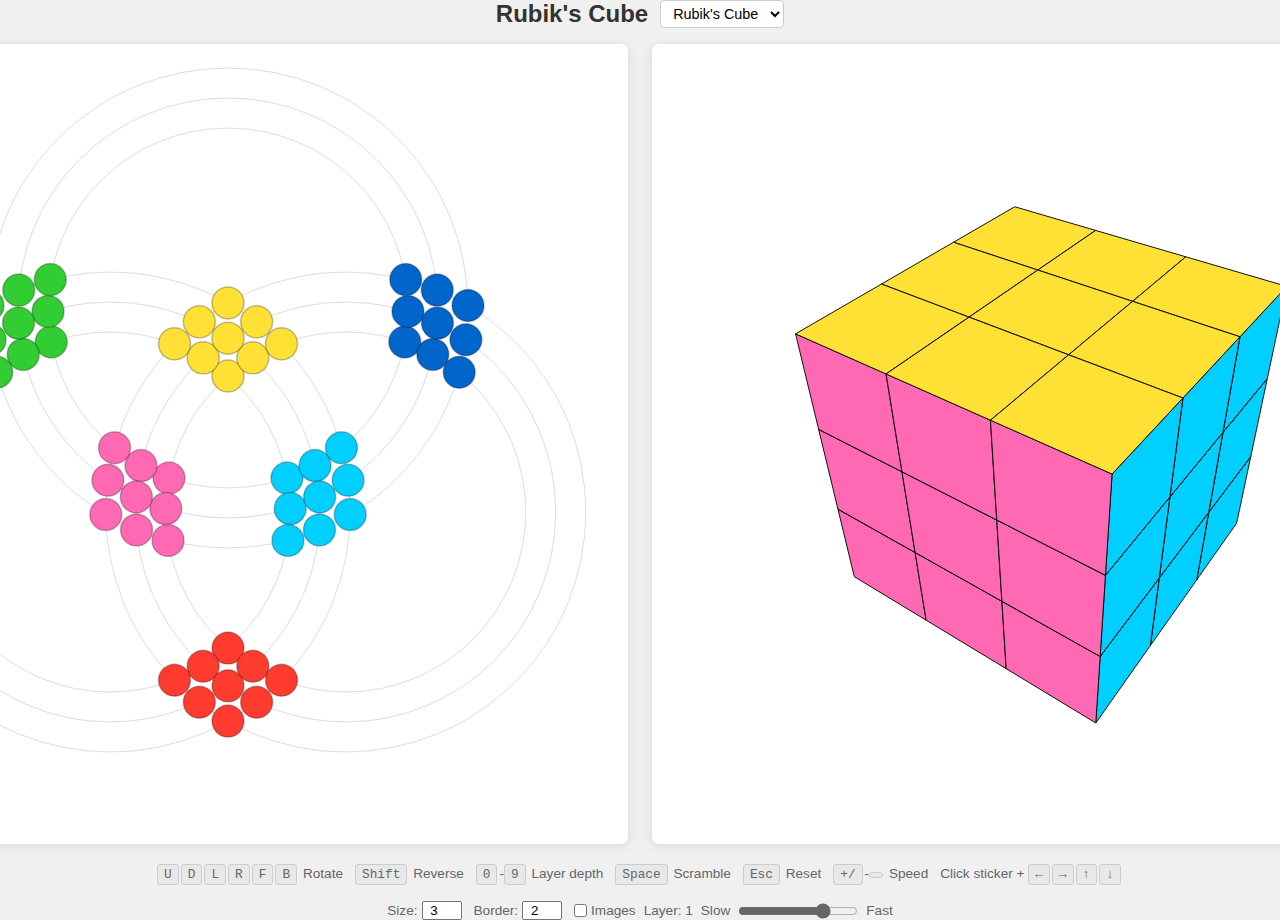
<file: index.html>
<!DOCTYPE html>
<html lang="en">
<head>
    <meta charset="UTF-8">
    <meta name="viewport" content="width=device-width, initial-scale=1.0">
    <title>Puzzle Visualizer</title>
    <link rel="stylesheet" href="css/styles.css">
</head>
<body>
    <div class="container">
        <div class="title-row">
            <h1 id="puzzle-title">Rubik's Cube</h1>
            <select id="puzzle-select" aria-label="Select puzzle"></select>
        </div>
        <div class="canvases">
            <div class="panel">
                <canvas id="trefoil" width="800" height="800"></canvas>
            </div>
            <div class="panel">
                <canvas id="cube" width="800" height="800"></canvas>
            </div>
        </div>
        <div class="controls" id="puzzle-controls">
            <!-- Dynamically populated by InputManager from puzzle.baseMoves -->
        </div>
        <div class="controls speed-control">
            <div id="puzzle-config">
                <!-- Dynamically populated by InputManager from puzzle.configParams -->
            </div>
            <span id="layer-display">Layer: 1</span>
            <span>Slow</span>
            <input id="speed" type="range" min="50" max="1000" step="50" value="750">
            <span>Fast</span>
        </div>
    </div>
    <script type="module" src="js/main.js"></script>
</body>
</html>
</file>
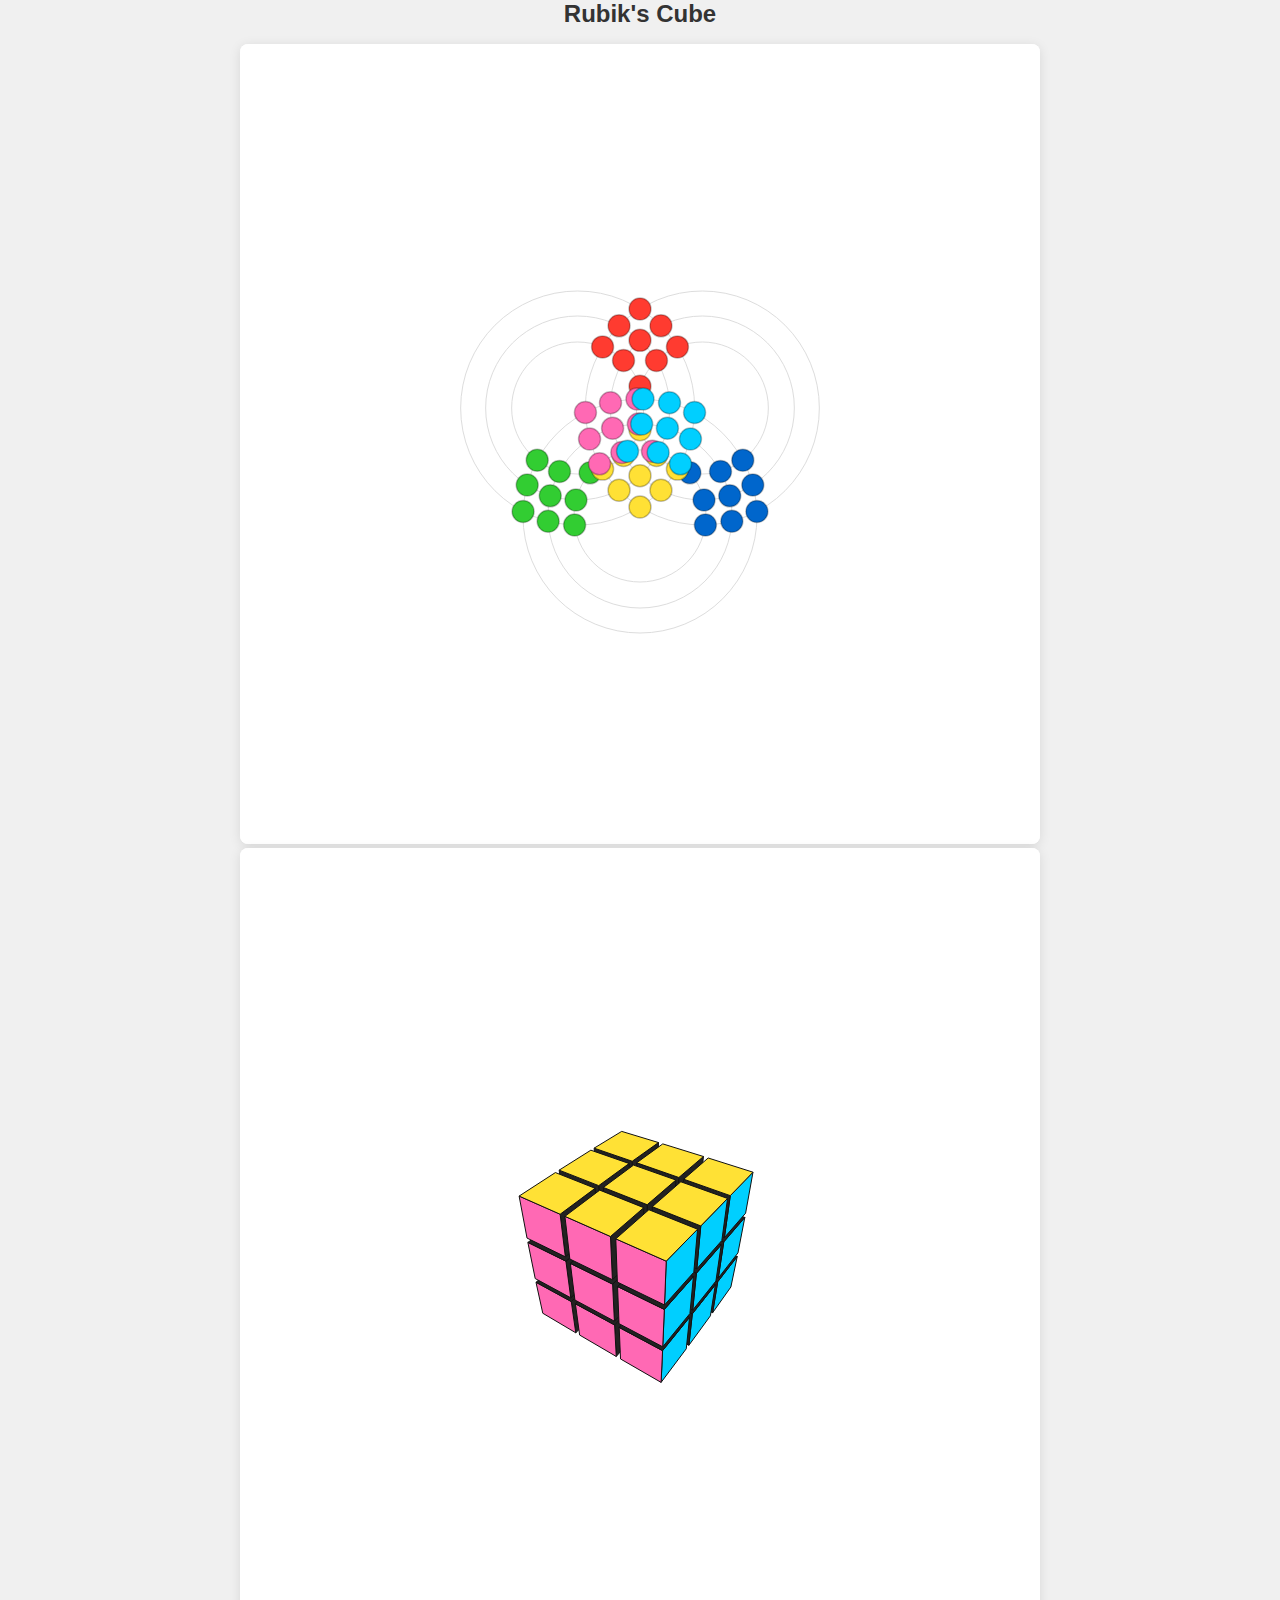
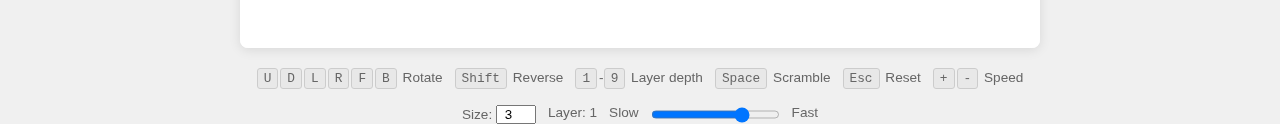
<file: templates/index.html>
<!DOCTYPE html>
<html lang="en">
<head>
    <meta charset="UTF-8">
    <meta name="viewport" content="width=device-width, initial-scale=1.0">
    <title>Rubik's Cube</title>
    <link rel="stylesheet" href="/static/css/styles.css">
</head>
<body>
    <div class="container">
        <h1>Rubik's Cube</h1>
        <div class="canvases">
            <div class="panel">
                <canvas id="trefoil" width="800" height="800"></canvas>
            </div>
            <div class="panel">
                <canvas id="cube" width="800" height="800"></canvas>
            </div>
        </div>
        <div class="controls">
            <span><kbd>U</kbd><kbd>D</kbd><kbd>L</kbd><kbd>R</kbd><kbd>F</kbd><kbd>B</kbd> Rotate</span>
            <span><kbd>Shift</kbd> Reverse</span>
            <span><kbd>1</kbd>-<kbd>9</kbd> Layer depth</span>
            <span><kbd>Space</kbd> Scramble</span>
            <span><kbd>Esc</kbd> Reset</span>
            <span><kbd>+</kbd><kbd>-</kbd> Speed</span>
        </div>
        <div class="controls speed-control">
            <label>Size: <input id="cube-size" type="number" min="2" max="10" value="3" style="width:3em;text-align:center;"></label>
            <span id="layer-display">Layer: 1</span>
            <span>Slow</span>
            <input id="speed" type="range" min="50" max="1000" step="50" value="750">
            <span>Fast</span>
        </div>
    </div>
    <script type="module" src="/static/js/main.js"></script>
</body>
</html>
</file>
<file: css/styles.css>
* {
    margin: 0;
    padding: 0;
    box-sizing: border-box;
}

body {
    font-family: -apple-system, BlinkMacSystemFont, 'Segoe UI', Roboto, sans-serif;
    background: #f0f0f0;
    min-height: 100vh;
    display: flex;
    justify-content: center;
    align-items: center;
}

.container {
    text-align: center;
}

.canvases {
    display: flex;
    gap: 24px;
    justify-content: center;
    align-items: flex-start;
}

.panel {
    text-align: center;
}


.title-row {
    display: flex;
    align-items: center;
    justify-content: center;
    gap: 12px;
    margin-bottom: 1rem;
}

h1 {
    font-size: 1.5rem;
    color: #333;
    margin: 0;
}

#puzzle-select {
    font-size: 0.9rem;
    padding: 4px 8px;
    border-radius: 4px;
    border: 1px solid #ccc;
    background: #fff;
}

#puzzle-config {
    display: flex;
    gap: 12px;
    align-items: center;
}

#puzzle-config label {
    display: flex;
    align-items: center;
    gap: 4px;
}

canvas {
    background: #fff;
    border-radius: 8px;
    box-shadow: 0 2px 12px rgba(0, 0, 0, 0.1);
}

.controls {
    margin-top: 1rem;
    display: flex;
    flex-wrap: wrap;
    justify-content: center;
    gap: 12px;
    font-size: 0.85rem;
    color: #666;
}

kbd {
    display: inline-block;
    padding: 2px 6px;
    font-family: monospace;
    font-size: 0.8rem;
    background: #e8e8e8;
    border: 1px solid #ccc;
    border-radius: 3px;
    margin-right: 2px;
}

.speed-control {
    align-items: center;
    gap: 8px;
}

.speed-control input[type="range"] {
    width: 120px;
    accent-color: #666;
}
</file>
<file: static/css/styles.css>
* {
    margin: 0;
    padding: 0;
    box-sizing: border-box;
}

body {
    font-family: -apple-system, BlinkMacSystemFont, 'Segoe UI', Roboto, sans-serif;
    background: #f0f0f0;
    min-height: 100vh;
    display: flex;
    justify-content: center;
    align-items: center;
}

.container {
    text-align: center;
}

h1 {
    font-size: 1.5rem;
    color: #333;
    margin-bottom: 1rem;
}

canvas {
    background: #fff;
    border-radius: 8px;
    box-shadow: 0 2px 12px rgba(0, 0, 0, 0.1);
}

.controls {
    margin-top: 1rem;
    display: flex;
    flex-wrap: wrap;
    justify-content: center;
    gap: 12px;
    font-size: 0.85rem;
    color: #666;
}

kbd {
    display: inline-block;
    padding: 2px 6px;
    font-family: monospace;
    font-size: 0.8rem;
    background: #e8e8e8;
    border: 1px solid #ccc;
    border-radius: 3px;
    margin-right: 2px;
}
</file>
